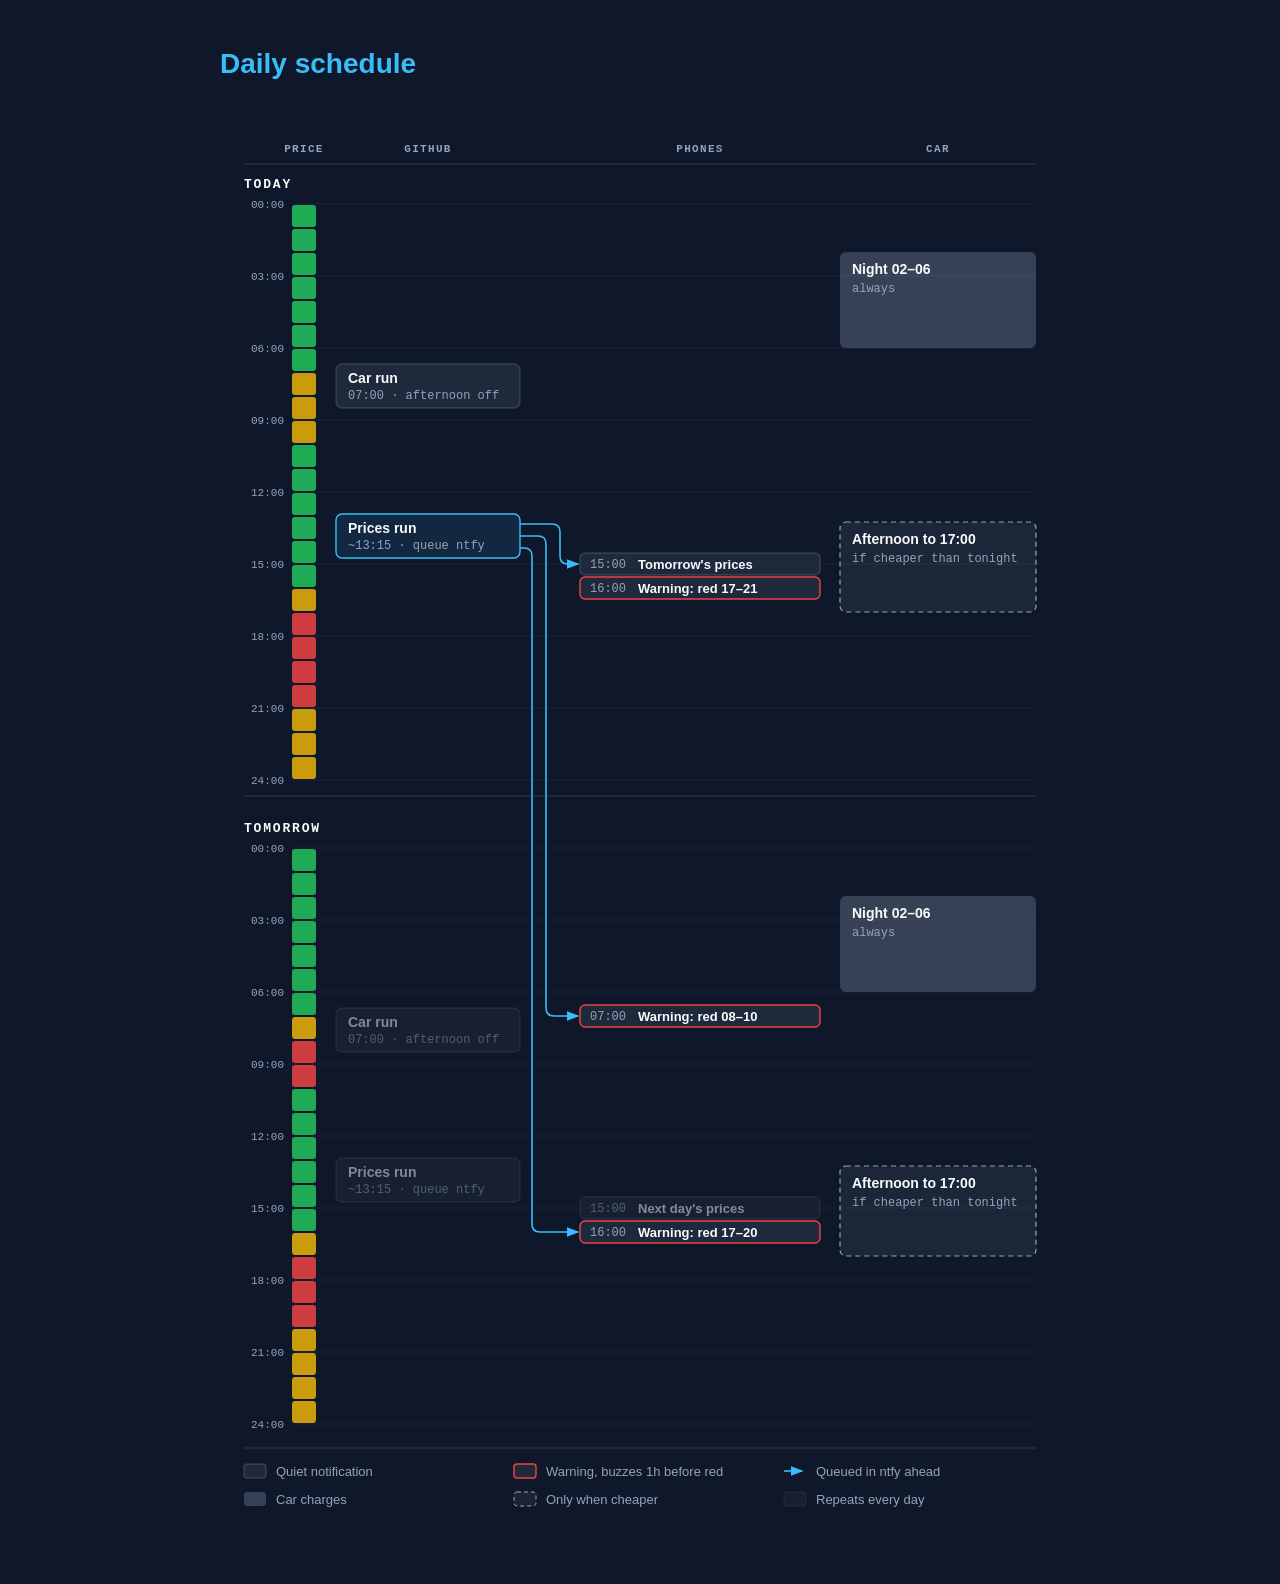
<file: docs/schedule.html>
<!DOCTYPE html>
<html lang="en">
<head>
  <meta charset="UTF-8">
  <meta name="viewport" content="width=device-width, initial-scale=1.0">
  <title>Daily schedule</title>
  <!-- Source of docs/schedule.svg, the diagram in the README; system fonts so the SVG renders anywhere -->
  <style>
    *, *::before, *::after { box-sizing: border-box; margin: 0; padding: 0; }
    body {
      font-family: Inter, -apple-system, BlinkMacSystemFont, 'Segoe UI', Roboto, sans-serif;
      background: #0f172a;
      color: #f8fafc;
      min-height: 100vh;
      display: flex;
      align-items: center;
      justify-content: center;
      padding: 3rem 1rem;
    }
    .frame { max-width: 840px; width: 100%; }
    .diagram-container { width: 100%; overflow-x: auto; }
    h1 { font-size: 1.75rem; font-weight: 800; margin-bottom: 1.5rem; color: #38bdf8; }
    svg { width: 100%; min-width: 840px; display: block; }
    @media print {
      .diagram-container { overflow-x: visible; }
      svg { min-width: 0; }
    }
  </style>
</head>
<body>
  <div class="frame">
    <h1>Daily schedule</h1>
    <div class="diagram-container">
      <svg viewBox="0 0 840 1432" width="840" height="1432" xmlns="http://www.w3.org/2000/svg" role="img" aria-labelledby="schedule-title schedule-desc">
        <title id="schedule-title">Daily schedule: runs, notifications and charging</title>
        <desc id="schedule-desc">Each morning a run switches the car's afternoon charging off; each afternoon a run reads tomorrow's prices, switches afternoon charging on when it is cheaper than tonight, and queues tomorrow's overview for 15:00 and a warning an hour before each expensive period tomorrow.</desc>
        <defs>
          <marker id="arrow-accent" markerWidth="8" markerHeight="6" refX="7" refY="3" orient="auto"><polygon points="0 0, 8 3, 0 6" fill="#38bdf8"/></marker>
        </defs>
        <rect width="840" height="1432" rx="12" fill="#0f172a"/>
        <text x="84.0" y="48" font-family="ui-monospace, SFMono-Regular, Menlo, Consolas, monospace" font-size="11" font-weight="600" fill="#94a3b8" text-anchor="middle" letter-spacing="0.12em">PRICE</text>
        <text x="208.0" y="48" font-family="ui-monospace, SFMono-Regular, Menlo, Consolas, monospace" font-size="11" font-weight="600" fill="#94a3b8" text-anchor="middle" letter-spacing="0.12em">GITHUB</text>
        <text x="480.0" y="48" font-family="ui-monospace, SFMono-Regular, Menlo, Consolas, monospace" font-size="11" font-weight="600" fill="#94a3b8" text-anchor="middle" letter-spacing="0.12em">PHONES</text>
        <text x="718.0" y="48" font-family="ui-monospace, SFMono-Regular, Menlo, Consolas, monospace" font-size="11" font-weight="600" fill="#94a3b8" text-anchor="middle" letter-spacing="0.12em">CAR</text>
        <line x1="24" y1="60" x2="816" y2="60" stroke="rgba(248,250,252,0.14)" stroke-width="1"/>
        <line x1="24" y1="692" x2="816" y2="692" stroke="rgba(248,250,252,0.14)" stroke-width="1"/>
        <text x="24" y="84" font-family="ui-monospace, SFMono-Regular, Menlo, Consolas, monospace" font-size="13" font-weight="700" fill="#f8fafc" text-anchor="start" letter-spacing="0.14em">TODAY</text>
        <text x="64" y="104" font-family="ui-monospace, SFMono-Regular, Menlo, Consolas, monospace" font-size="11" font-weight="400" fill="#94a3b8" text-anchor="end">00:00</text>
        <line x1="72" y1="100" x2="816" y2="100" stroke="rgba(248,250,252,0.06)" stroke-width="1"/>
        <text x="64" y="176" font-family="ui-monospace, SFMono-Regular, Menlo, Consolas, monospace" font-size="11" font-weight="400" fill="#94a3b8" text-anchor="end">03:00</text>
        <line x1="72" y1="172" x2="816" y2="172" stroke="rgba(248,250,252,0.06)" stroke-width="1"/>
        <text x="64" y="248" font-family="ui-monospace, SFMono-Regular, Menlo, Consolas, monospace" font-size="11" font-weight="400" fill="#94a3b8" text-anchor="end">06:00</text>
        <line x1="72" y1="244" x2="816" y2="244" stroke="rgba(248,250,252,0.06)" stroke-width="1"/>
        <text x="64" y="320" font-family="ui-monospace, SFMono-Regular, Menlo, Consolas, monospace" font-size="11" font-weight="400" fill="#94a3b8" text-anchor="end">09:00</text>
        <line x1="72" y1="316" x2="816" y2="316" stroke="rgba(248,250,252,0.06)" stroke-width="1"/>
        <text x="64" y="392" font-family="ui-monospace, SFMono-Regular, Menlo, Consolas, monospace" font-size="11" font-weight="400" fill="#94a3b8" text-anchor="end">12:00</text>
        <line x1="72" y1="388" x2="816" y2="388" stroke="rgba(248,250,252,0.06)" stroke-width="1"/>
        <text x="64" y="464" font-family="ui-monospace, SFMono-Regular, Menlo, Consolas, monospace" font-size="11" font-weight="400" fill="#94a3b8" text-anchor="end">15:00</text>
        <line x1="72" y1="460" x2="816" y2="460" stroke="rgba(248,250,252,0.06)" stroke-width="1"/>
        <text x="64" y="536" font-family="ui-monospace, SFMono-Regular, Menlo, Consolas, monospace" font-size="11" font-weight="400" fill="#94a3b8" text-anchor="end">18:00</text>
        <line x1="72" y1="532" x2="816" y2="532" stroke="rgba(248,250,252,0.06)" stroke-width="1"/>
        <text x="64" y="608" font-family="ui-monospace, SFMono-Regular, Menlo, Consolas, monospace" font-size="11" font-weight="400" fill="#94a3b8" text-anchor="end">21:00</text>
        <line x1="72" y1="604" x2="816" y2="604" stroke="rgba(248,250,252,0.06)" stroke-width="1"/>
        <text x="64" y="680" font-family="ui-monospace, SFMono-Regular, Menlo, Consolas, monospace" font-size="11" font-weight="400" fill="#94a3b8" text-anchor="end">24:00</text>
        <line x1="72" y1="676" x2="816" y2="676" stroke="rgba(248,250,252,0.06)" stroke-width="1"/>
        <rect x="72" y="101" width="24" height="22" rx="3" fill="#22c55e" opacity="0.85"/>
        <rect x="72" y="125" width="24" height="22" rx="3" fill="#22c55e" opacity="0.85"/>
        <rect x="72" y="149" width="24" height="22" rx="3" fill="#22c55e" opacity="0.85"/>
        <rect x="72" y="173" width="24" height="22" rx="3" fill="#22c55e" opacity="0.85"/>
        <rect x="72" y="197" width="24" height="22" rx="3" fill="#22c55e" opacity="0.85"/>
        <rect x="72" y="221" width="24" height="22" rx="3" fill="#22c55e" opacity="0.85"/>
        <rect x="72" y="245" width="24" height="22" rx="3" fill="#22c55e" opacity="0.85"/>
        <rect x="72" y="269" width="24" height="22" rx="3" fill="#eab308" opacity="0.85"/>
        <rect x="72" y="293" width="24" height="22" rx="3" fill="#eab308" opacity="0.85"/>
        <rect x="72" y="317" width="24" height="22" rx="3" fill="#eab308" opacity="0.85"/>
        <rect x="72" y="341" width="24" height="22" rx="3" fill="#22c55e" opacity="0.85"/>
        <rect x="72" y="365" width="24" height="22" rx="3" fill="#22c55e" opacity="0.85"/>
        <rect x="72" y="389" width="24" height="22" rx="3" fill="#22c55e" opacity="0.85"/>
        <rect x="72" y="413" width="24" height="22" rx="3" fill="#22c55e" opacity="0.85"/>
        <rect x="72" y="437" width="24" height="22" rx="3" fill="#22c55e" opacity="0.85"/>
        <rect x="72" y="461" width="24" height="22" rx="3" fill="#22c55e" opacity="0.85"/>
        <rect x="72" y="485" width="24" height="22" rx="3" fill="#eab308" opacity="0.85"/>
        <rect x="72" y="509" width="24" height="22" rx="3" fill="#ef4444" opacity="0.85"/>
        <rect x="72" y="533" width="24" height="22" rx="3" fill="#ef4444" opacity="0.85"/>
        <rect x="72" y="557" width="24" height="22" rx="3" fill="#ef4444" opacity="0.85"/>
        <rect x="72" y="581" width="24" height="22" rx="3" fill="#ef4444" opacity="0.85"/>
        <rect x="72" y="605" width="24" height="22" rx="3" fill="#eab308" opacity="0.85"/>
        <rect x="72" y="629" width="24" height="22" rx="3" fill="#eab308" opacity="0.85"/>
        <rect x="72" y="653" width="24" height="22" rx="3" fill="#eab308" opacity="0.85"/>
        <rect x="620" y="148" width="196" height="96" rx="6" fill="rgba(148,163,184,0.30)"/>
        <text x="632" y="170" font-family="Inter, -apple-system, BlinkMacSystemFont, 'Segoe UI', Roboto, sans-serif" font-size="14" font-weight="600" fill="#f8fafc" text-anchor="start">Night 02–06</text>
        <text x="632" y="188" font-family="ui-monospace, SFMono-Regular, Menlo, Consolas, monospace" font-size="12" font-weight="400" fill="#94a3b8" text-anchor="start">always</text>
        <rect x="620" y="418.0" width="196" height="90.0" rx="6" fill="rgba(148,163,184,0.10)" stroke="#94a3b8" stroke-width="1.2" stroke-dasharray="5,4"/>
        <text x="632" y="440.0" font-family="Inter, -apple-system, BlinkMacSystemFont, 'Segoe UI', Roboto, sans-serif" font-size="14" font-weight="600" fill="#f8fafc" text-anchor="start">Afternoon to 17:00</text>
        <text x="632" y="458.0" font-family="ui-monospace, SFMono-Regular, Menlo, Consolas, monospace" font-size="12" font-weight="400" fill="#94a3b8" text-anchor="start">if cheaper than tonight</text>
        <g>
        <rect x="116" y="260" width="184" height="44" rx="6" fill="#0f172a"/>
        <rect x="116" y="260" width="184" height="44" rx="6" fill="#1e293b" stroke="rgba(248,250,252,0.14)" stroke-width="1.4"/>
        <text x="128" y="279" font-family="Inter, -apple-system, BlinkMacSystemFont, 'Segoe UI', Roboto, sans-serif" font-size="14" font-weight="600" fill="#f8fafc" text-anchor="start">Car run</text>
        <text x="128" y="295" font-family="ui-monospace, SFMono-Regular, Menlo, Consolas, monospace" font-size="12" font-weight="400" fill="#94a3b8" text-anchor="start">07:00 · afternoon off</text>
        <rect x="116" y="410.0" width="184" height="44" rx="6" fill="#0f172a"/>
        <rect x="116" y="410.0" width="184" height="44" rx="6" fill="rgba(56,189,248,0.10)" stroke="#38bdf8" stroke-width="1.4"/>
        <text x="128" y="429.0" font-family="Inter, -apple-system, BlinkMacSystemFont, 'Segoe UI', Roboto, sans-serif" font-size="14" font-weight="600" fill="#f8fafc" text-anchor="start">Prices run</text>
        <text x="128" y="445.0" font-family="ui-monospace, SFMono-Regular, Menlo, Consolas, monospace" font-size="12" font-weight="400" fill="#94a3b8" text-anchor="start">~13:15 · queue ntfy</text>
        </g>
        <text x="24" y="728" font-family="ui-monospace, SFMono-Regular, Menlo, Consolas, monospace" font-size="13" font-weight="700" fill="#f8fafc" text-anchor="start" letter-spacing="0.14em">TOMORROW</text>
        <text x="64" y="748" font-family="ui-monospace, SFMono-Regular, Menlo, Consolas, monospace" font-size="11" font-weight="400" fill="#94a3b8" text-anchor="end">00:00</text>
        <line x1="72" y1="744" x2="816" y2="744" stroke="rgba(248,250,252,0.06)" stroke-width="1"/>
        <text x="64" y="820" font-family="ui-monospace, SFMono-Regular, Menlo, Consolas, monospace" font-size="11" font-weight="400" fill="#94a3b8" text-anchor="end">03:00</text>
        <line x1="72" y1="816" x2="816" y2="816" stroke="rgba(248,250,252,0.06)" stroke-width="1"/>
        <text x="64" y="892" font-family="ui-monospace, SFMono-Regular, Menlo, Consolas, monospace" font-size="11" font-weight="400" fill="#94a3b8" text-anchor="end">06:00</text>
        <line x1="72" y1="888" x2="816" y2="888" stroke="rgba(248,250,252,0.06)" stroke-width="1"/>
        <text x="64" y="964" font-family="ui-monospace, SFMono-Regular, Menlo, Consolas, monospace" font-size="11" font-weight="400" fill="#94a3b8" text-anchor="end">09:00</text>
        <line x1="72" y1="960" x2="816" y2="960" stroke="rgba(248,250,252,0.06)" stroke-width="1"/>
        <text x="64" y="1036" font-family="ui-monospace, SFMono-Regular, Menlo, Consolas, monospace" font-size="11" font-weight="400" fill="#94a3b8" text-anchor="end">12:00</text>
        <line x1="72" y1="1032" x2="816" y2="1032" stroke="rgba(248,250,252,0.06)" stroke-width="1"/>
        <text x="64" y="1108" font-family="ui-monospace, SFMono-Regular, Menlo, Consolas, monospace" font-size="11" font-weight="400" fill="#94a3b8" text-anchor="end">15:00</text>
        <line x1="72" y1="1104" x2="816" y2="1104" stroke="rgba(248,250,252,0.06)" stroke-width="1"/>
        <text x="64" y="1180" font-family="ui-monospace, SFMono-Regular, Menlo, Consolas, monospace" font-size="11" font-weight="400" fill="#94a3b8" text-anchor="end">18:00</text>
        <line x1="72" y1="1176" x2="816" y2="1176" stroke="rgba(248,250,252,0.06)" stroke-width="1"/>
        <text x="64" y="1252" font-family="ui-monospace, SFMono-Regular, Menlo, Consolas, monospace" font-size="11" font-weight="400" fill="#94a3b8" text-anchor="end">21:00</text>
        <line x1="72" y1="1248" x2="816" y2="1248" stroke="rgba(248,250,252,0.06)" stroke-width="1"/>
        <text x="64" y="1324" font-family="ui-monospace, SFMono-Regular, Menlo, Consolas, monospace" font-size="11" font-weight="400" fill="#94a3b8" text-anchor="end">24:00</text>
        <line x1="72" y1="1320" x2="816" y2="1320" stroke="rgba(248,250,252,0.06)" stroke-width="1"/>
        <rect x="72" y="745" width="24" height="22" rx="3" fill="#22c55e" opacity="0.85"/>
        <rect x="72" y="769" width="24" height="22" rx="3" fill="#22c55e" opacity="0.85"/>
        <rect x="72" y="793" width="24" height="22" rx="3" fill="#22c55e" opacity="0.85"/>
        <rect x="72" y="817" width="24" height="22" rx="3" fill="#22c55e" opacity="0.85"/>
        <rect x="72" y="841" width="24" height="22" rx="3" fill="#22c55e" opacity="0.85"/>
        <rect x="72" y="865" width="24" height="22" rx="3" fill="#22c55e" opacity="0.85"/>
        <rect x="72" y="889" width="24" height="22" rx="3" fill="#22c55e" opacity="0.85"/>
        <rect x="72" y="913" width="24" height="22" rx="3" fill="#eab308" opacity="0.85"/>
        <rect x="72" y="937" width="24" height="22" rx="3" fill="#ef4444" opacity="0.85"/>
        <rect x="72" y="961" width="24" height="22" rx="3" fill="#ef4444" opacity="0.85"/>
        <rect x="72" y="985" width="24" height="22" rx="3" fill="#22c55e" opacity="0.85"/>
        <rect x="72" y="1009" width="24" height="22" rx="3" fill="#22c55e" opacity="0.85"/>
        <rect x="72" y="1033" width="24" height="22" rx="3" fill="#22c55e" opacity="0.85"/>
        <rect x="72" y="1057" width="24" height="22" rx="3" fill="#22c55e" opacity="0.85"/>
        <rect x="72" y="1081" width="24" height="22" rx="3" fill="#22c55e" opacity="0.85"/>
        <rect x="72" y="1105" width="24" height="22" rx="3" fill="#22c55e" opacity="0.85"/>
        <rect x="72" y="1129" width="24" height="22" rx="3" fill="#eab308" opacity="0.85"/>
        <rect x="72" y="1153" width="24" height="22" rx="3" fill="#ef4444" opacity="0.85"/>
        <rect x="72" y="1177" width="24" height="22" rx="3" fill="#ef4444" opacity="0.85"/>
        <rect x="72" y="1201" width="24" height="22" rx="3" fill="#ef4444" opacity="0.85"/>
        <rect x="72" y="1225" width="24" height="22" rx="3" fill="#eab308" opacity="0.85"/>
        <rect x="72" y="1249" width="24" height="22" rx="3" fill="#eab308" opacity="0.85"/>
        <rect x="72" y="1273" width="24" height="22" rx="3" fill="#eab308" opacity="0.85"/>
        <rect x="72" y="1297" width="24" height="22" rx="3" fill="#eab308" opacity="0.85"/>
        <rect x="620" y="792" width="196" height="96" rx="6" fill="rgba(148,163,184,0.30)"/>
        <text x="632" y="814" font-family="Inter, -apple-system, BlinkMacSystemFont, 'Segoe UI', Roboto, sans-serif" font-size="14" font-weight="600" fill="#f8fafc" text-anchor="start">Night 02–06</text>
        <text x="632" y="832" font-family="ui-monospace, SFMono-Regular, Menlo, Consolas, monospace" font-size="12" font-weight="400" fill="#94a3b8" text-anchor="start">always</text>
        <rect x="620" y="1062.0" width="196" height="90.0" rx="6" fill="rgba(148,163,184,0.10)" stroke="#94a3b8" stroke-width="1.2" stroke-dasharray="5,4"/>
        <text x="632" y="1084.0" font-family="Inter, -apple-system, BlinkMacSystemFont, 'Segoe UI', Roboto, sans-serif" font-size="14" font-weight="600" fill="#f8fafc" text-anchor="start">Afternoon to 17:00</text>
        <text x="632" y="1102.0" font-family="ui-monospace, SFMono-Regular, Menlo, Consolas, monospace" font-size="12" font-weight="400" fill="#94a3b8" text-anchor="start">if cheaper than tonight</text>
        <g opacity="0.5">
        <rect x="116" y="904" width="184" height="44" rx="6" fill="#0f172a"/>
        <rect x="116" y="904" width="184" height="44" rx="6" fill="#1e293b" stroke="rgba(248,250,252,0.14)" stroke-width="1.4"/>
        <text x="128" y="923" font-family="Inter, -apple-system, BlinkMacSystemFont, 'Segoe UI', Roboto, sans-serif" font-size="14" font-weight="600" fill="#f8fafc" text-anchor="start">Car run</text>
        <text x="128" y="939" font-family="ui-monospace, SFMono-Regular, Menlo, Consolas, monospace" font-size="12" font-weight="400" fill="#94a3b8" text-anchor="start">07:00 · afternoon off</text>
        <rect x="116" y="1054.0" width="184" height="44" rx="6" fill="#0f172a"/>
        <rect x="116" y="1054.0" width="184" height="44" rx="6" fill="#1e293b" stroke="rgba(248,250,252,0.14)" stroke-width="1.4"/>
        <text x="128" y="1073.0" font-family="Inter, -apple-system, BlinkMacSystemFont, 'Segoe UI', Roboto, sans-serif" font-size="14" font-weight="600" fill="#f8fafc" text-anchor="start">Prices run</text>
        <text x="128" y="1089.0" font-family="ui-monospace, SFMono-Regular, Menlo, Consolas, monospace" font-size="12" font-weight="400" fill="#94a3b8" text-anchor="start">~13:15 · queue ntfy</text>
        </g>
        <path d="M300 420.0 H332 Q340 420.0 340 428.0 V452 Q340 460 348 460 H358" fill="none" stroke="#38bdf8" stroke-width="1.6" marker-end="url(#arrow-accent)"/>
        <path d="M300 432.0 H318 Q326 432.0 326 440.0 V904 Q326 912 334 912 H358" fill="none" stroke="#38bdf8" stroke-width="1.6" marker-end="url(#arrow-accent)"/>
        <path d="M300 444.0 H304 Q312 444.0 312 452.0 V1120 Q312 1128 320 1128 H358" fill="none" stroke="#38bdf8" stroke-width="1.6" marker-end="url(#arrow-accent)"/>
        <rect x="360" y="449" width="240" height="22" rx="5" fill="#0f172a"/>
        <rect x="360" y="449" width="240" height="22" rx="5" fill="#1e293b" stroke="rgba(248,250,252,0.14)" stroke-width="1.4"/>
        <text x="370" y="464" font-family="ui-monospace, SFMono-Regular, Menlo, Consolas, monospace" font-size="12" font-weight="400" fill="#94a3b8" text-anchor="start">15:00</text>
        <text x="418" y="465" font-family="Inter, -apple-system, BlinkMacSystemFont, 'Segoe UI', Roboto, sans-serif" font-size="13" font-weight="600" fill="#f8fafc" text-anchor="start">Tomorrow's prices</text>
        <rect x="360" y="473" width="240" height="22" rx="5" fill="#0f172a"/>
        <rect x="360" y="473" width="240" height="22" rx="5" fill="#1e293b" stroke="#ef4444" stroke-width="1.4"/>
        <text x="370" y="488" font-family="ui-monospace, SFMono-Regular, Menlo, Consolas, monospace" font-size="12" font-weight="400" fill="#94a3b8" text-anchor="start">16:00</text>
        <text x="418" y="489" font-family="Inter, -apple-system, BlinkMacSystemFont, 'Segoe UI', Roboto, sans-serif" font-size="13" font-weight="600" fill="#f8fafc" text-anchor="start">Warning: red 17–21</text>
        <rect x="360" y="901" width="240" height="22" rx="5" fill="#0f172a"/>
        <rect x="360" y="901" width="240" height="22" rx="5" fill="#1e293b" stroke="#ef4444" stroke-width="1.4"/>
        <text x="370" y="916" font-family="ui-monospace, SFMono-Regular, Menlo, Consolas, monospace" font-size="12" font-weight="400" fill="#94a3b8" text-anchor="start">07:00</text>
        <text x="418" y="917" font-family="Inter, -apple-system, BlinkMacSystemFont, 'Segoe UI', Roboto, sans-serif" font-size="13" font-weight="600" fill="#f8fafc" text-anchor="start">Warning: red 08–10</text>
        <g opacity="0.5">
        <rect x="360" y="1093" width="240" height="22" rx="5" fill="#0f172a"/>
        <rect x="360" y="1093" width="240" height="22" rx="5" fill="#1e293b" stroke="rgba(248,250,252,0.14)" stroke-width="1.4"/>
        <text x="370" y="1108" font-family="ui-monospace, SFMono-Regular, Menlo, Consolas, monospace" font-size="12" font-weight="400" fill="#94a3b8" text-anchor="start">15:00</text>
        <text x="418" y="1109" font-family="Inter, -apple-system, BlinkMacSystemFont, 'Segoe UI', Roboto, sans-serif" font-size="13" font-weight="600" fill="#f8fafc" text-anchor="start">Next day's prices</text>
        </g>
        <rect x="360" y="1117" width="240" height="22" rx="5" fill="#0f172a"/>
        <rect x="360" y="1117" width="240" height="22" rx="5" fill="#1e293b" stroke="#ef4444" stroke-width="1.4"/>
        <text x="370" y="1132" font-family="ui-monospace, SFMono-Regular, Menlo, Consolas, monospace" font-size="12" font-weight="400" fill="#94a3b8" text-anchor="start">16:00</text>
        <text x="418" y="1133" font-family="Inter, -apple-system, BlinkMacSystemFont, 'Segoe UI', Roboto, sans-serif" font-size="13" font-weight="600" fill="#f8fafc" text-anchor="start">Warning: red 17–20</text>
        <line x1="24" y1="1344" x2="816" y2="1344" stroke="rgba(248,250,252,0.14)" stroke-width="1"/>
        <rect x="24" y="1360" width="22" height="14" rx="3" fill="#1e293b" stroke="rgba(248,250,252,0.14)" stroke-width="1.4"/>
        <text x="56" y="1372" font-family="Inter, -apple-system, BlinkMacSystemFont, 'Segoe UI', Roboto, sans-serif" font-size="13" font-weight="400" fill="#94a3b8" text-anchor="start">Quiet notification</text>
        <rect x="294" y="1360" width="22" height="14" rx="3" fill="#1e293b" stroke="#ef4444" stroke-width="1.4"/>
        <text x="326" y="1372" font-family="Inter, -apple-system, BlinkMacSystemFont, 'Segoe UI', Roboto, sans-serif" font-size="13" font-weight="400" fill="#94a3b8" text-anchor="start">Warning, buzzes 1h before red</text>
        <line x1="564" y1="1367" x2="582" y2="1367" stroke="#38bdf8" stroke-width="1.6" marker-end="url(#arrow-accent)"/>
        <text x="596" y="1372" font-family="Inter, -apple-system, BlinkMacSystemFont, 'Segoe UI', Roboto, sans-serif" font-size="13" font-weight="400" fill="#94a3b8" text-anchor="start">Queued in ntfy ahead</text>
        <rect x="24" y="1388" width="22" height="14" rx="3" fill="rgba(148,163,184,0.30)"/>
        <text x="56" y="1400" font-family="Inter, -apple-system, BlinkMacSystemFont, 'Segoe UI', Roboto, sans-serif" font-size="13" font-weight="400" fill="#94a3b8" text-anchor="start">Car charges</text>
        <rect x="294" y="1388" width="22" height="14" rx="3" fill="rgba(148,163,184,0.10)" stroke="#94a3b8" stroke-dasharray="4,3"/>
        <text x="326" y="1400" font-family="Inter, -apple-system, BlinkMacSystemFont, 'Segoe UI', Roboto, sans-serif" font-size="13" font-weight="400" fill="#94a3b8" text-anchor="start">Only when cheaper</text>
        <rect x="564" y="1388" width="22" height="14" rx="3" fill="#1e293b" stroke="rgba(248,250,252,0.14)" opacity="0.5"/>
        <text x="596" y="1400" font-family="Inter, -apple-system, BlinkMacSystemFont, 'Segoe UI', Roboto, sans-serif" font-size="13" font-weight="400" fill="#94a3b8" text-anchor="start">Repeats every day</text>
      </svg>
    </div>
  </div>
</body>
</html>
</file>
